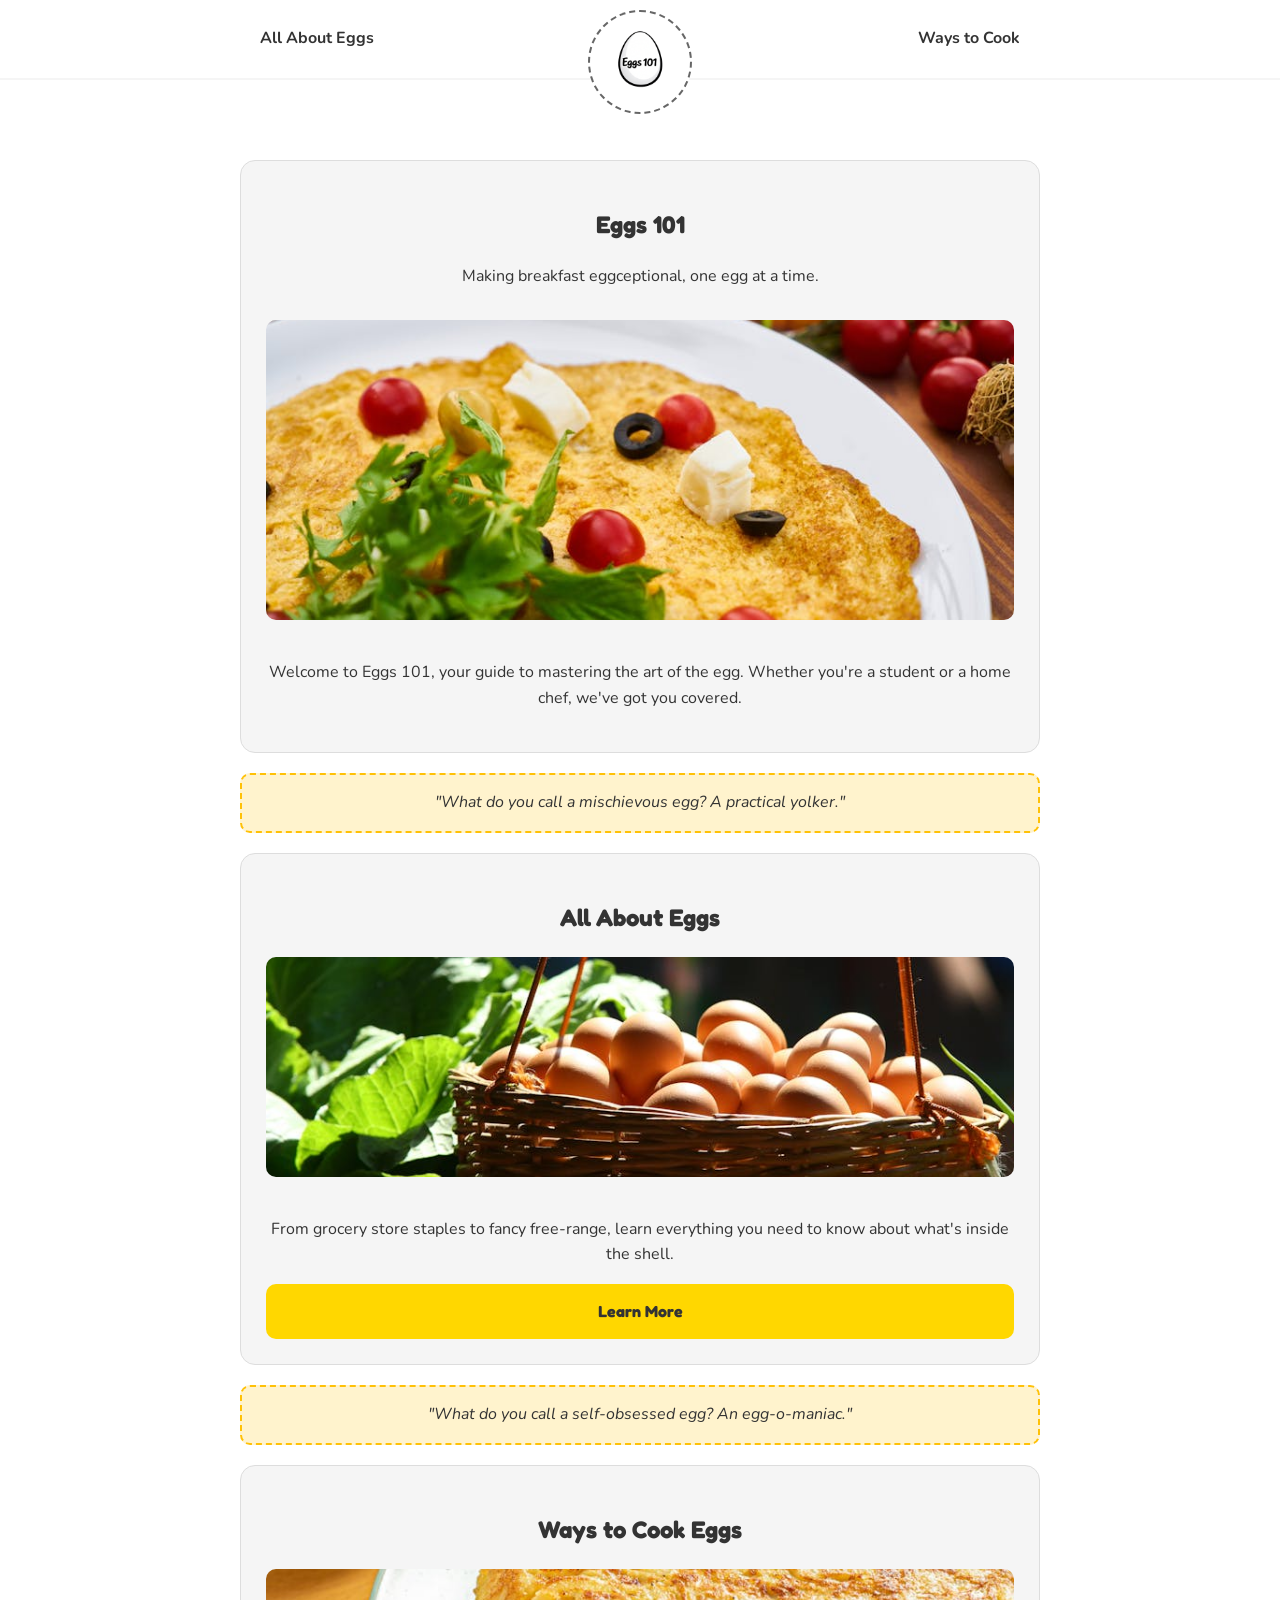
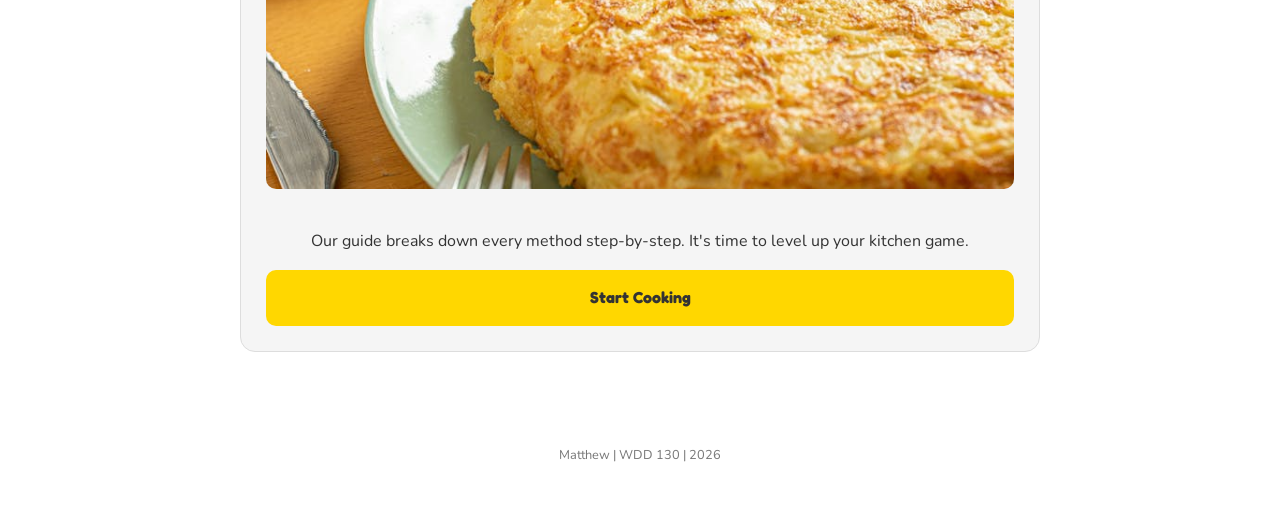
<file: index.html>
<!DOCTYPE html>
<html lang="en">
<head>
    <meta charset="UTF-8">
    <meta name="viewport" content="width=device-width, initial-scale=1.0">
    <title>Eggs 101 | Making Breakfast Eggceptional</title>
    <link rel="stylesheet" href="styles.css">
    <link rel="preconnect" href="https://fonts.googleapis.com">
    <link rel="preconnect" href="https://fonts.gstatic.com" crossorigin>
    <link href="https://fonts.googleapis.com/css2?family=Fredoka:wght@300..700&family=Nunito:ital,wght@0,200..1000;1,200..1000&display=swap" rel="stylesheet">
    
    
</head>
<body>

    <header>
        <div class="logo-container">
            <a href="index.html">
                <img src="images/logo.png" alt="Eggs 101 Logo">
            </a>
        </div>
        <nav>
            <a href="about.html" class="nav-link">All About Eggs</a>
            <div style="width: 100px;"></div> <a href="types.html" class="nav-link">Ways to Cook</a>
        </nav>
    </header>

    <main>
        <section class="card">
            <h1>Eggs 101</h1>
            <p>Making breakfast eggceptional, one egg at a time.</p>
            <img src="images/egg-omelet.jpg" alt="An Omelet" class="hero-img">
            <p>Welcome to Eggs 101, your guide to mastering the art of the egg. Whether you're a student or a home chef, we've got you covered.</p>
        </section>

        <div class="joke-banner">
            "What do you call a mischievous egg? A practical yolker."
        </div>

        <section class="card">
            <h2>All About Eggs</h2>
            <img src="images/egg-varieties.jpg" alt="An Egg Basket" class="section-img">
            <p>From grocery store staples to fancy free-range, learn everything you need to know about what's inside the shell.</p>
            <a href="about.html" class="btn">Learn More</a>
        </section>

        <div class="joke-banner">
            "What do you call a self-obsessed egg? An egg-o-maniac."
        </div>

        <section class="card">
            <h2>Ways to Cook Eggs</h2>
            <img src="images/egg-scrambled.jpg" alt="Scrambled Eggs" class="section-img">
            <p>Our guide breaks down every method step-by-step. It's time to level up your kitchen game.</p>
            <a href="types.html" class="btn">Start Cooking</a>
        </section>
    </main>

    <footer>
        <p>Matthew | WDD 130 | 2026</p>
    </footer>

</body>
</html>
</file>
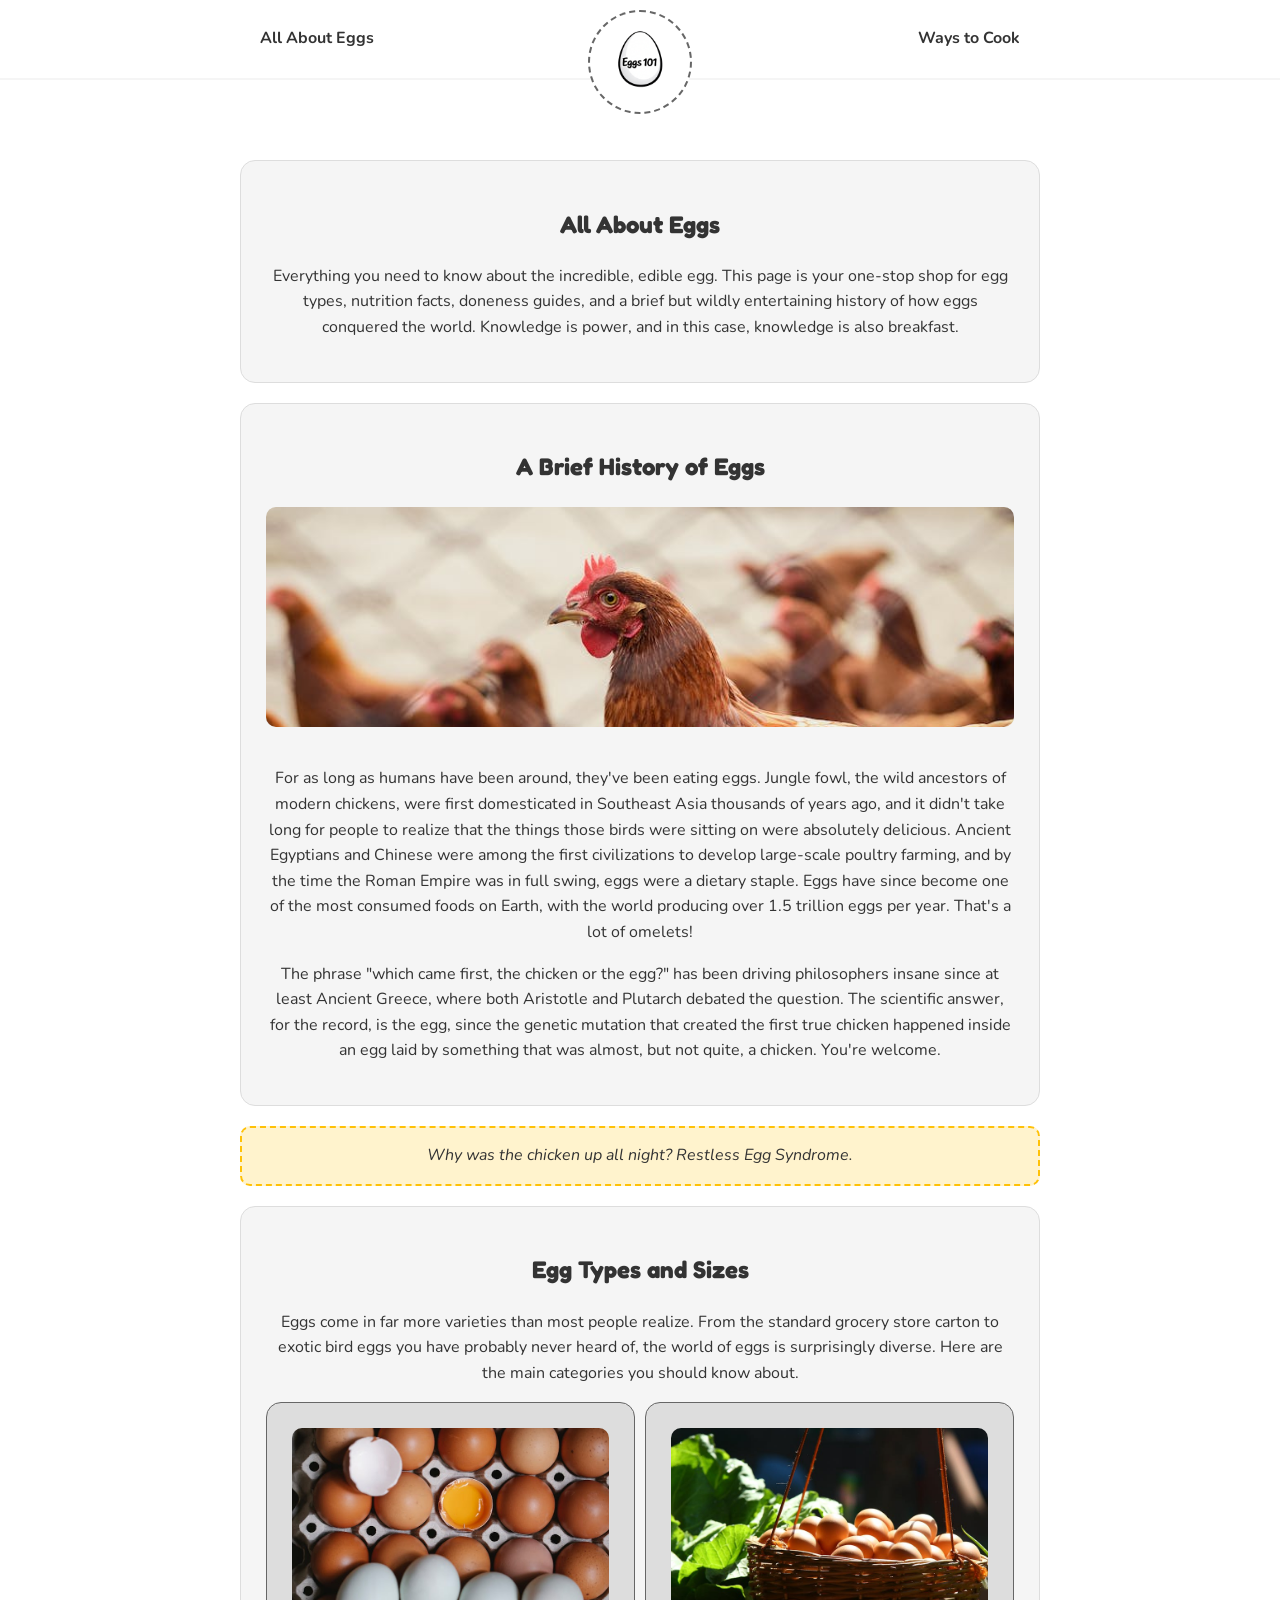
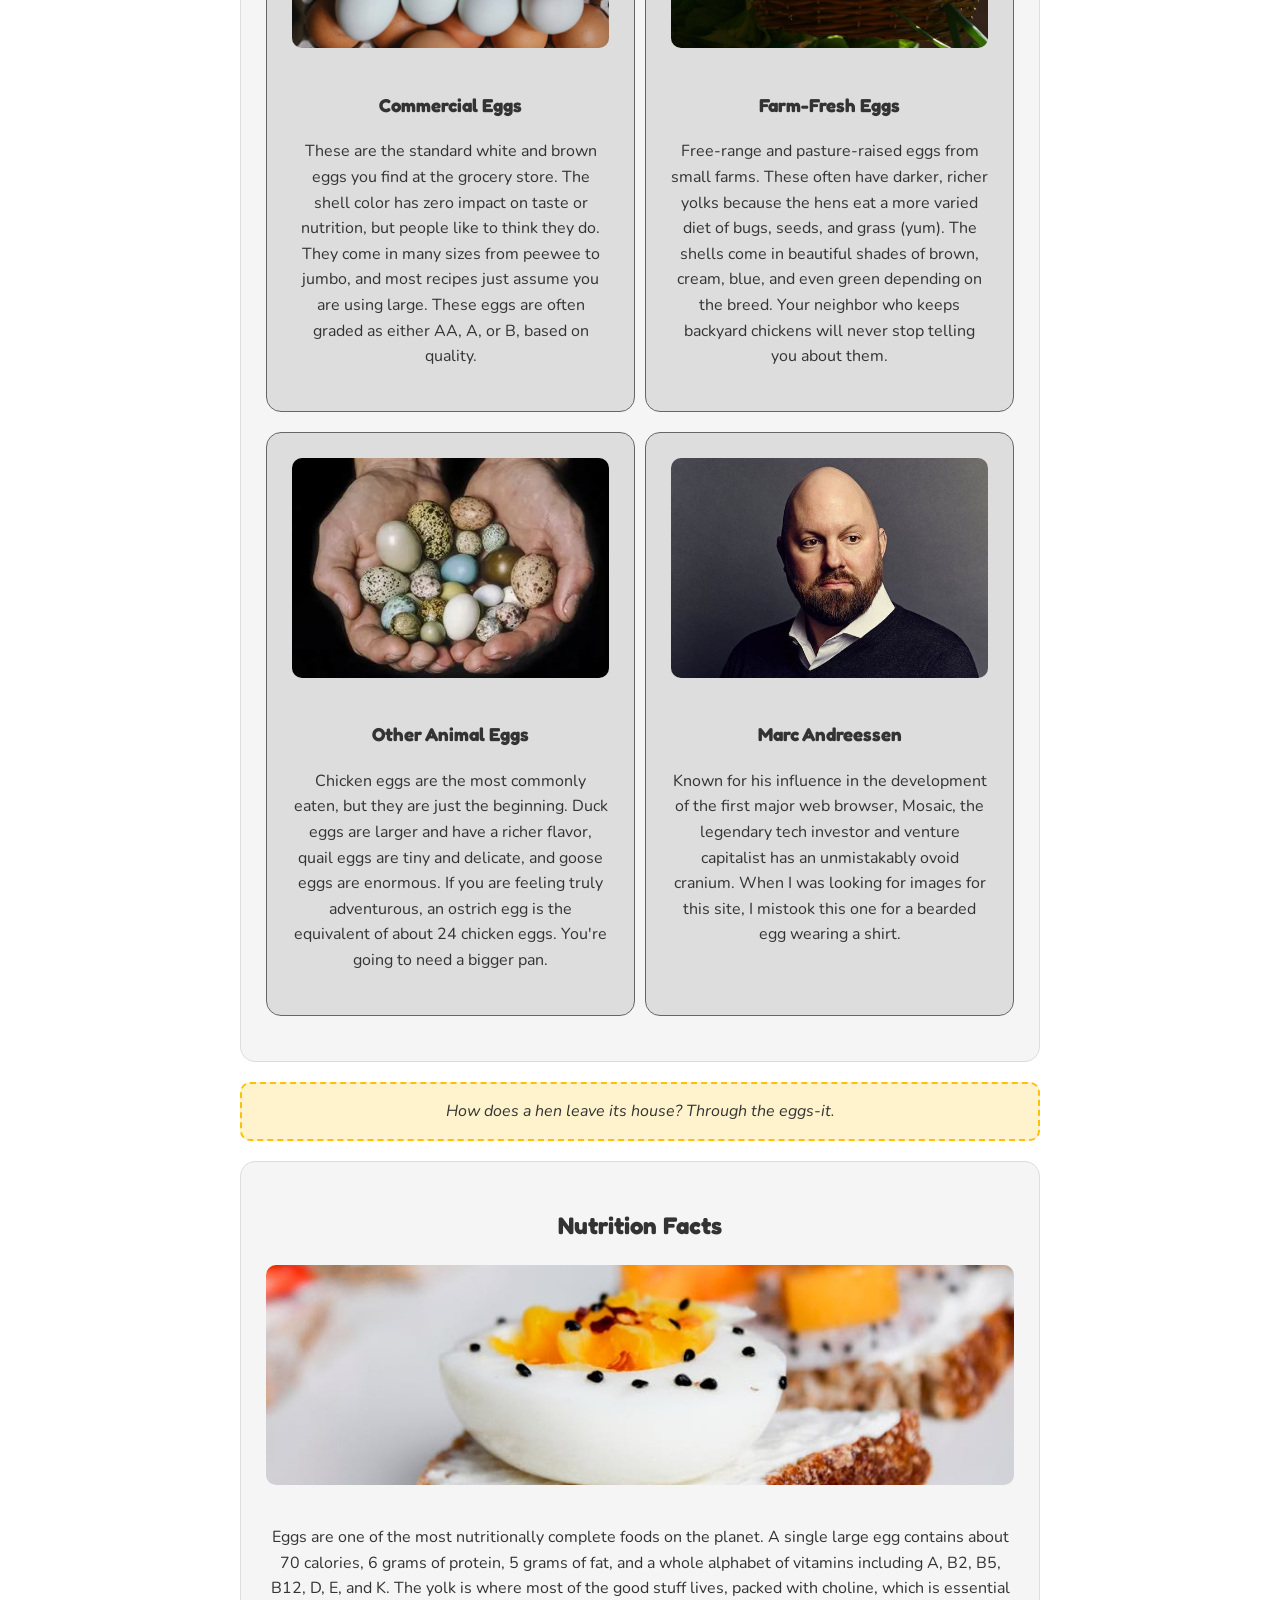
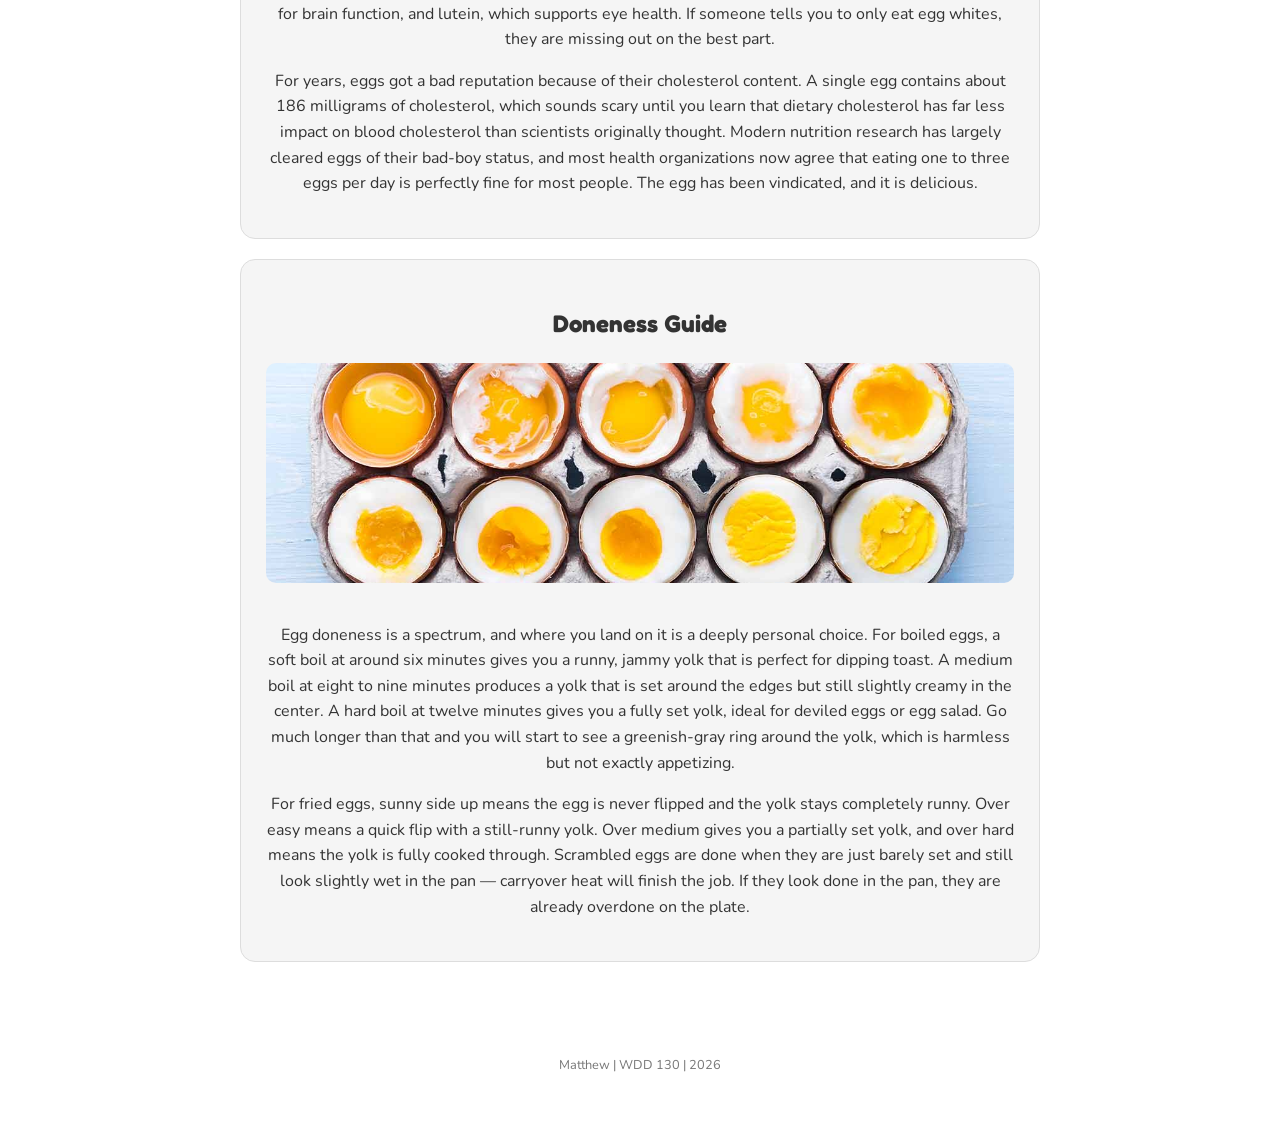
<file: about.html>
<!DOCTYPE html>
<html lang="en">
<head>
    <meta charset="UTF-8">
    <meta name="viewport" content="width=device-width, initial-scale=1.0">
    <title>Eggs 101 | All About Eggs</title>
    <link rel="stylesheet" href="styles.css">
    <link rel="preconnect" href="https://fonts.googleapis.com">
    <link rel="preconnect" href="https://fonts.gstatic.com" crossorigin>
    <link href="https://fonts.googleapis.com/css2?family=Fredoka:wght@300..700&family=Nunito:ital,wght@0,200..1000;1,200..1000&display=swap" rel="stylesheet">
    
    
</head>
<body>
    <header>
        <div class="logo-container">
            <a href="index.html">
                <img src="images/logo.png" alt="Eggs 101 Logo">
            </a>
        </div>
        <nav>
            <a href="about.html" class="nav-link">All About Eggs</a>
            <div style="width: 100px;"></div> <a href="types.html" class="nav-link">Ways to Cook</a>
        </nav>
    </header>

    <main>
        <section class="card">
            <h1>All About Eggs</h1>
            <p>Everything you need to know about the incredible, edible egg. This page is your one-stop shop for egg types, nutrition facts, doneness guides, and a brief but wildly entertaining history of how eggs conquered the world. Knowledge is power, and in this case, knowledge is also breakfast.</p>
        </section>

        <section class="card">
            <h2>A Brief History of Eggs</h2>
            <img src="images/egg-history.jpg" alt="Chickens" class="section-img">
            <p>For as long as humans have been around, they've been eating eggs. Jungle fowl, the wild ancestors of modern chickens, were first domesticated in Southeast Asia thousands of years ago, and it didn't take long for people to realize that the things those birds were sitting on were absolutely delicious. Ancient Egyptians and Chinese were among the first civilizations to develop large-scale poultry farming, and by the time the Roman Empire was in full swing, eggs were a dietary staple. Eggs have since become one of the most consumed foods on Earth, with the world producing over 1.5 trillion eggs per year. That's a lot of omelets!</p>
            <p>The phrase "which came first, the chicken or the egg?" has been driving philosophers insane since at least Ancient Greece, where both Aristotle and Plutarch debated the question. The scientific answer, for the record, is the egg, since the genetic mutation that created the first true chicken happened inside an egg laid by something that was almost, but not quite, a chicken. You're welcome.</p>
        </section>

        <div class="joke-banner">
            Why was the chicken up all night? Restless Egg Syndrome.
        </div>

        <section class="card">
            <h2>Egg Types and Sizes</h2>
            <p>Eggs come in far more varieties than most people realize. From the standard grocery store carton to exotic bird eggs you have probably never heard of, the world of eggs is surprisingly diverse. Here are the main categories you should know about.</p>
            <div class="flexcard">
                <section class="card" id="inner-card">
                    <img src="images/egg-types-sizes.jpg" alt="A Carton of Eggs" class="section-img">
                    <h3>Commercial Eggs</h3>
                    <p>These are the standard white and brown eggs you find at the grocery store. The shell color has zero impact on taste or nutrition, but people like to think they do. They come in many sizes from peewee to jumbo, and most recipes just assume you are using large. These eggs are often graded as either AA, A, or B, based on quality.</p>
                </section>
                <section class="card" id="inner-card">
                    <img src="images/egg-varieties.jpg" alt="An Egg Basket" class="section-img">
                    <h3>Farm-Fresh Eggs</h3>
                    <p>Free-range and pasture-raised eggs from small farms. These often have darker, richer yolks because the hens eat a more varied diet of bugs, seeds, and grass (yum). The shells come in beautiful shades of brown, cream, blue, and even green depending on the breed. Your neighbor who keeps backyard chickens will never stop telling you about them.</p>
                </section>
            </div>
            <div class="flexcard">
                <section class="card" id="inner-card">
                    <img src="images/egg-other-animals.jpg" alt="Hands Holding Eggs" class="section-img">
                    <h3>Other Animal Eggs</h3>
                    <p>Chicken eggs are the most commonly eaten, but they are just the beginning. Duck eggs are larger and have a richer flavor, quail eggs are tiny and delicate, and goose eggs are enormous. If you are feeling truly adventurous, an ostrich egg is the equivalent of about 24 chicken eggs. You're going to need a bigger pan.</p>
                </section>
                <section class="card" id="inner-card">
                    <img src="images/egg-andreessen.jpg" alt="Marc Andreessen, with an Egg Head" class="section-img">
                    <h3>Marc Andreessen</h3>
                    <p>Known for his influence in the development of the first major web browser, Mosaic, the legendary tech investor and venture capitalist has an unmistakably ovoid cranium. When I was looking for images for this site, I mistook this one for a bearded egg wearing a shirt.<p>
                </section>
            </div>
        </section>

        <div class="joke-banner">
            How does a hen leave its house? Through the eggs-it.
        </div>

        <section class="card">
            <h2>Nutrition Facts</h2>
            <img src="images/egg-nutrition.jpg" alt="A Deviled Egg" class="section-img">
            <p>Eggs are one of the most nutritionally complete foods on the planet. A single large egg contains about 70 calories, 6 grams of protein, 5 grams of fat, and a whole alphabet of vitamins including A, B2, B5, B12, D, E, and K. The yolk is where most of the good stuff lives, packed with choline, which is essential for brain function, and lutein, which supports eye health. If someone tells you to only eat egg whites, they are missing out on the best part.</p>
            <p>For years, eggs got a bad reputation because of their cholesterol content. A single egg contains about 186 milligrams of cholesterol, which sounds scary until you learn that dietary cholesterol has far less impact on blood cholesterol than scientists originally thought. Modern nutrition research has largely cleared eggs of their bad-boy status, and most health organizations now agree that eating one to three eggs per day is perfectly fine for most people. The egg has been vindicated, and it is delicious.</p>
        </section>

        <section class="card">
            <h2>Doneness Guide</h2>
            <img src="images/egg-doneness.jpg" alt="A Carton of Hard-Boiled Eggs" class="section-img">
            <p>Egg doneness is a spectrum, and where you land on it is a deeply personal choice. For boiled eggs, a soft boil at around six minutes gives you a runny, jammy yolk that is perfect for dipping toast. A medium boil at eight to nine minutes produces a yolk that is set around the edges but still slightly creamy in the center. A hard boil at twelve minutes gives you a fully set yolk, ideal for deviled eggs or egg salad. Go much longer than that and you will start to see a greenish-gray ring around the yolk, which is harmless but not exactly appetizing.</p>
            <p>For fried eggs, sunny side up means the egg is never flipped and the yolk stays completely runny. Over easy means a quick flip with a still-runny yolk. Over medium gives you a partially set yolk, and over hard means the yolk is fully cooked through. Scrambled eggs are done when they are just barely set and still look slightly wet in the pan — carryover heat will finish the job. If they look done in the pan, they are already overdone on the plate.</p>
        </section>
    </main>

    <footer>
        <p>Matthew | WDD 130 | 2026</p>
    </footer>
</body>
</html>
</file>
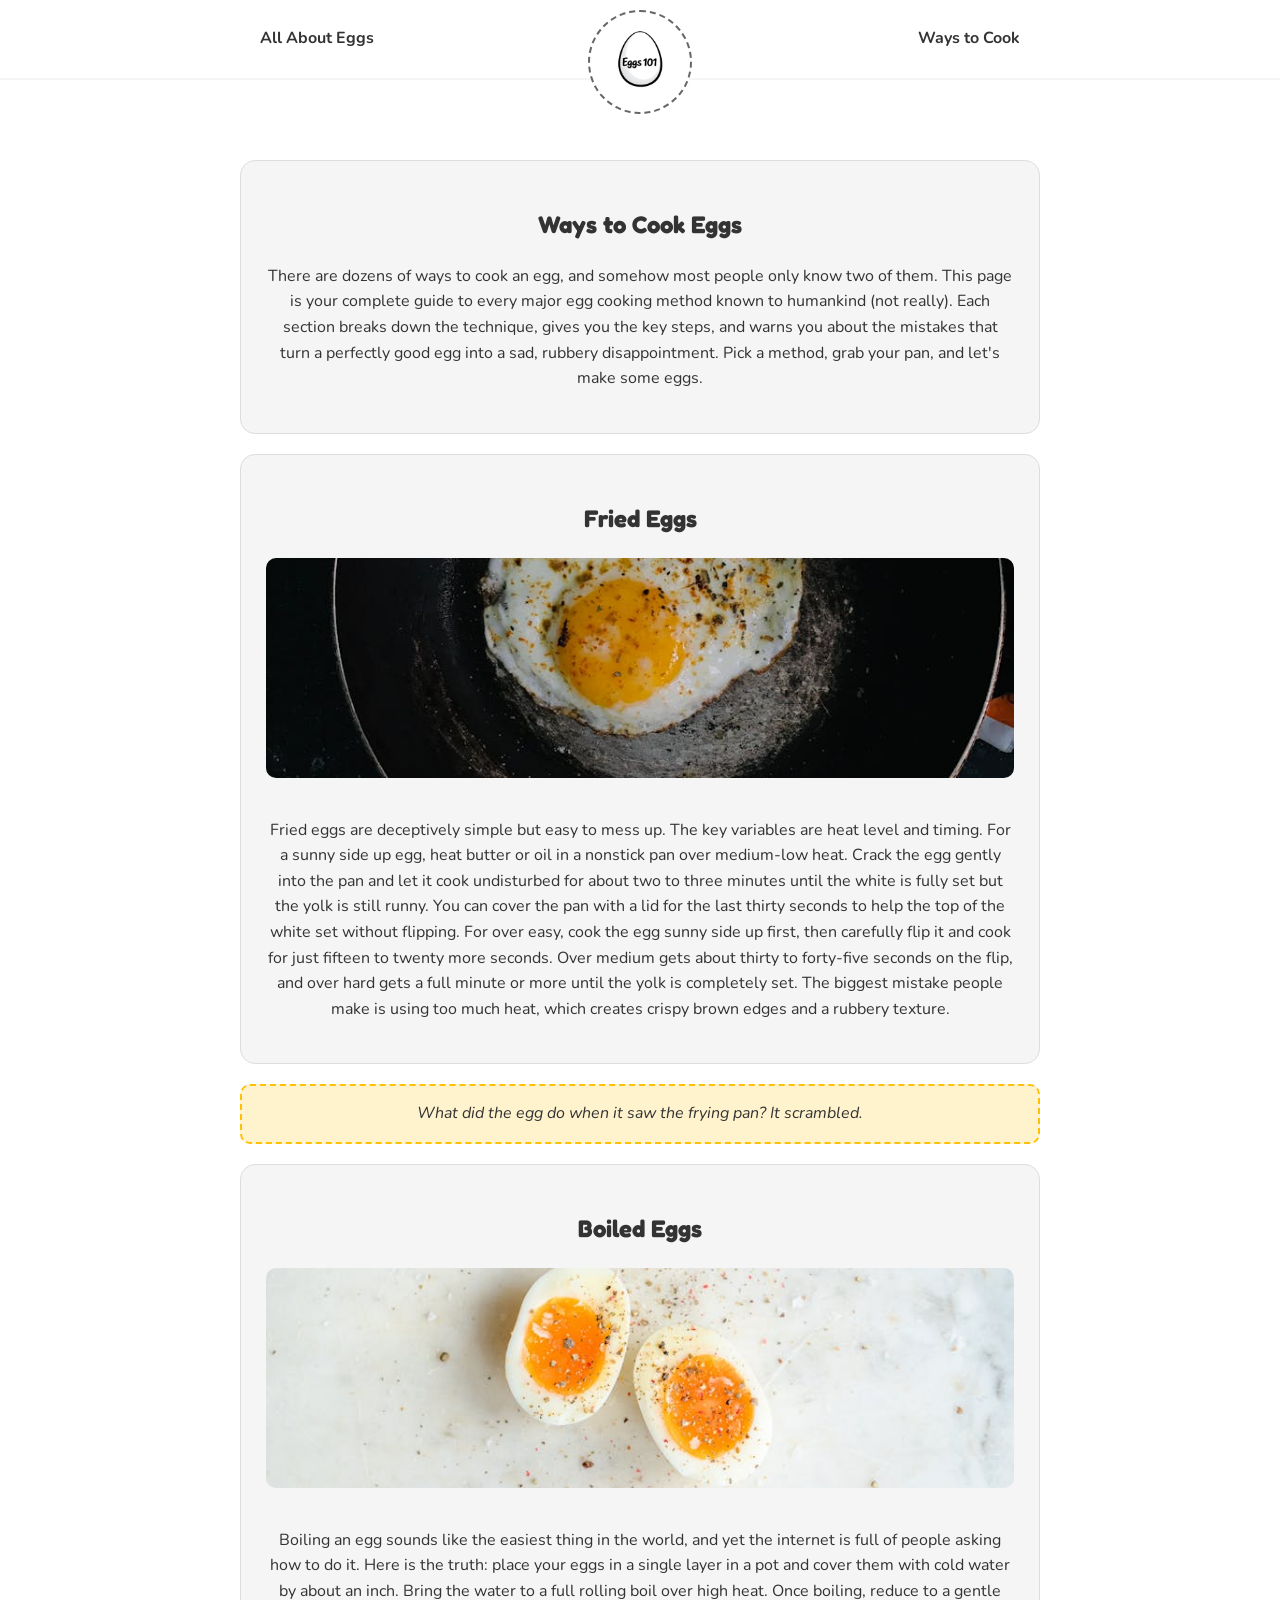
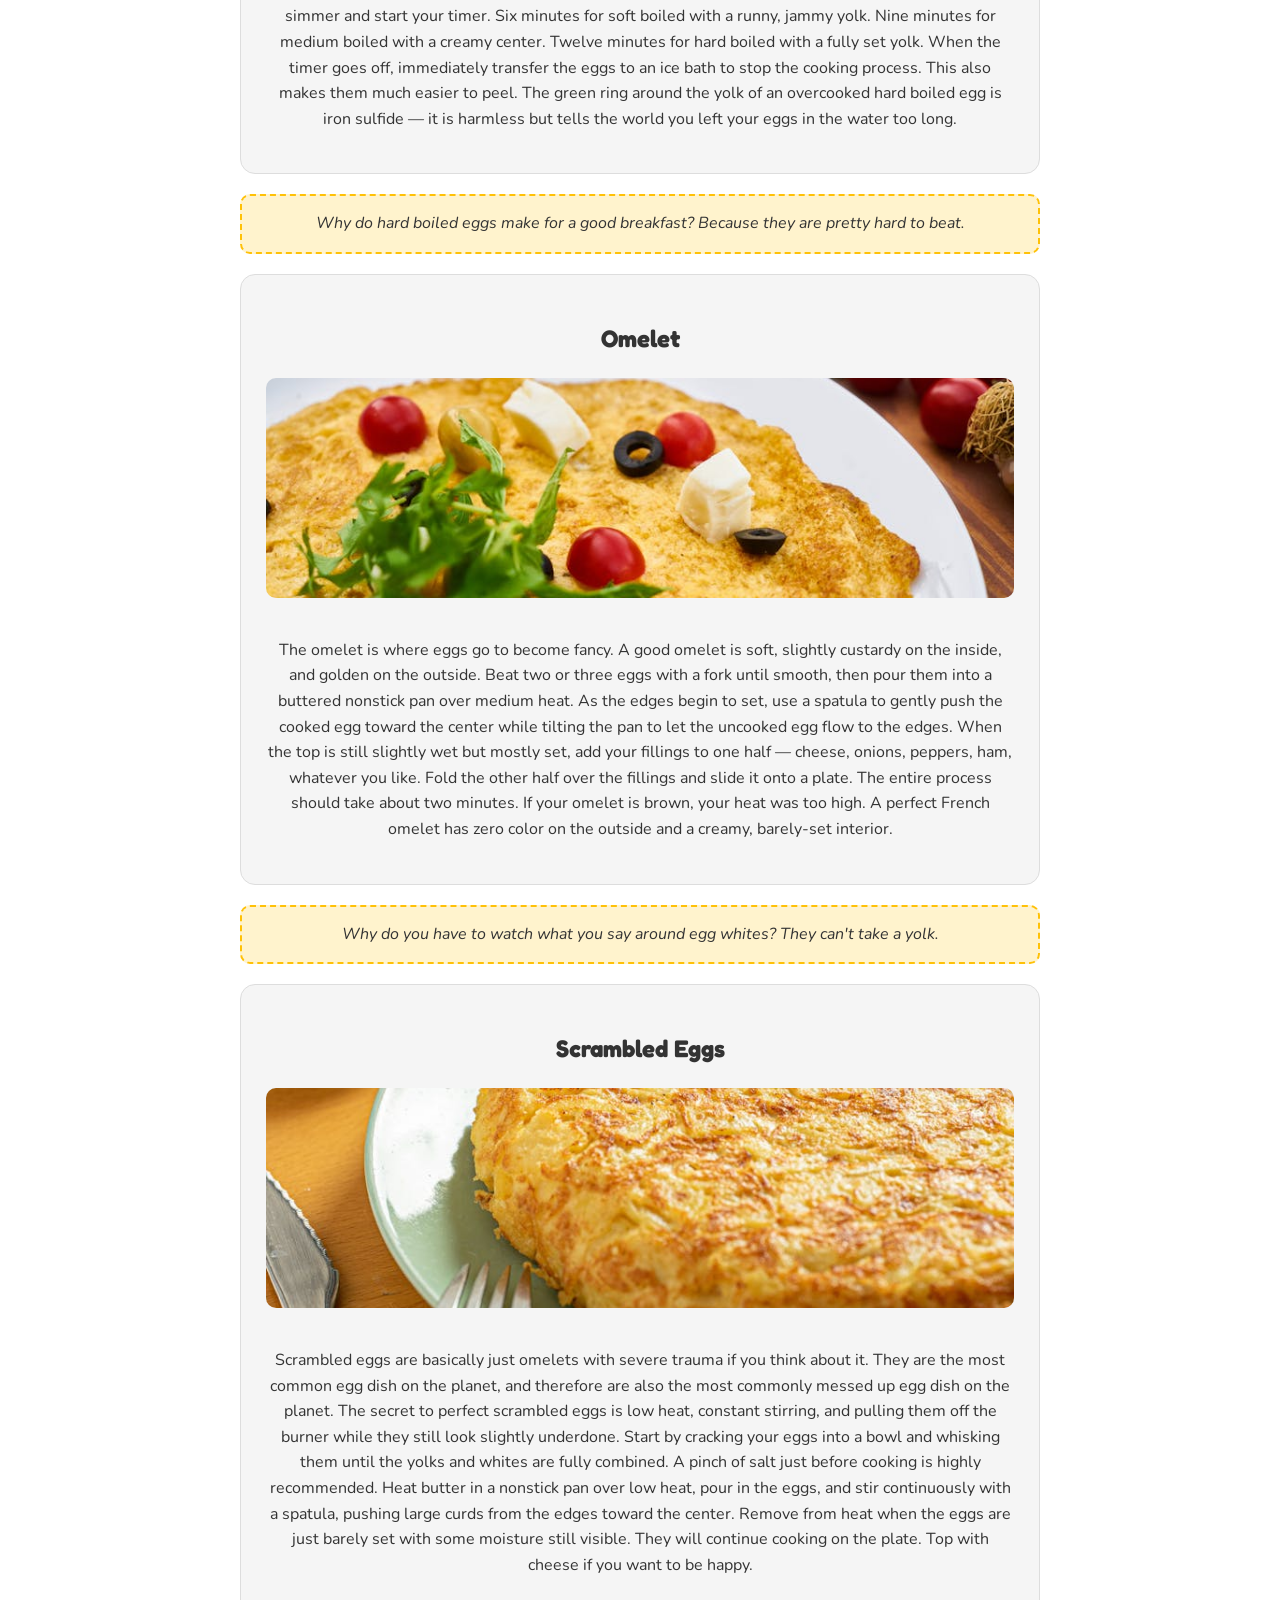
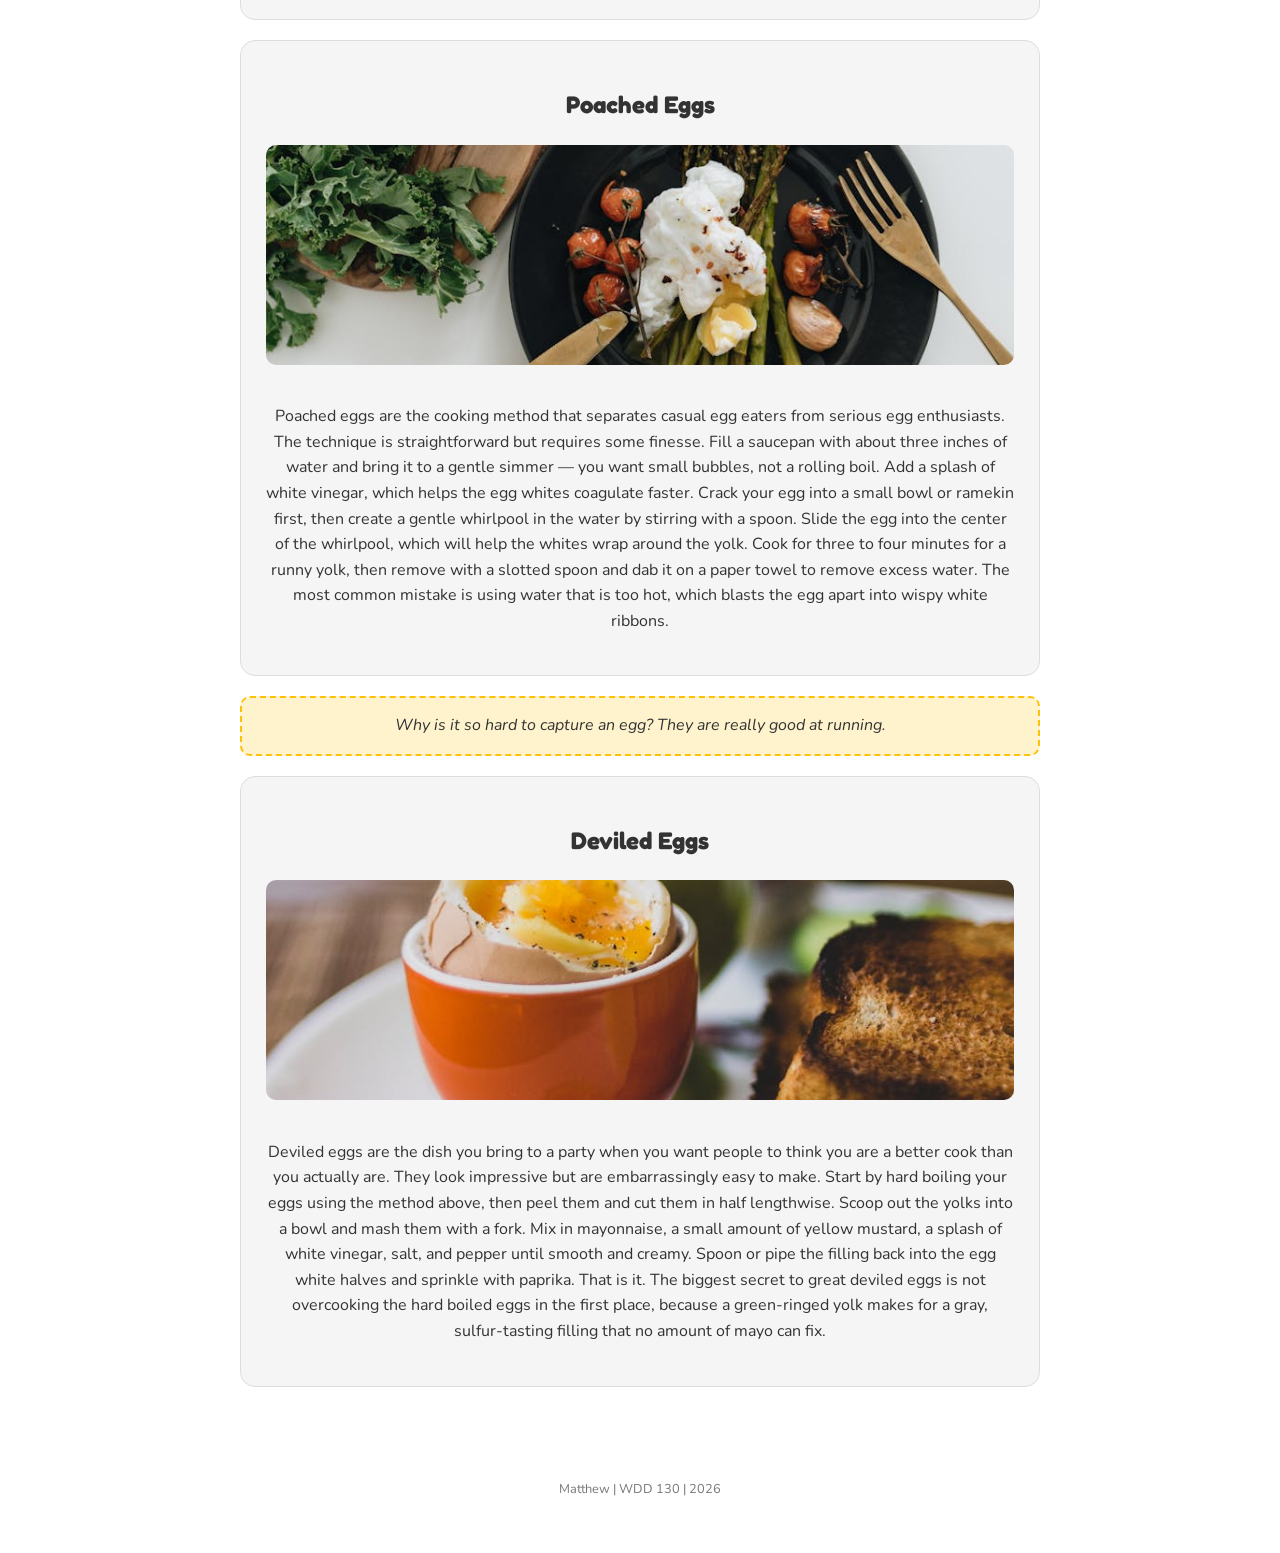
<file: types.html>
<!DOCTYPE html>
<html lang="en">
<head>
    <meta charset="UTF-8">
    <meta name="viewport" content="width=device-width, initial-scale=1.0">
    <title>Eggs 101 | Ways to Cook Eggs</title>
    <link rel="stylesheet" href="styles.css">
    <link rel="preconnect" href="https://fonts.googleapis.com">
    <link rel="preconnect" href="https://fonts.gstatic.com" crossorigin>
    <link href="https://fonts.googleapis.com/css2?family=Fredoka:wght@300..700&family=Nunito:ital,wght@0,200..1000;1,200..1000&display=swap" rel="stylesheet">
    
    
</head>
<body>
    <header>
        <div class="logo-container">
            <a href="index.html">
                <img src="images/logo.png" alt="Eggs 101 Logo">
            </a>
        </div>
        <nav>
            <a href="about.html" class="nav-link">All About Eggs</a>
            <div style="width: 100px;"></div> <a href="types.html" class="nav-link">Ways to Cook</a>
        </nav>
    </header>

    <main>
        <section class="card">
            <h1>Ways to Cook Eggs</h1>
            <p>There are dozens of ways to cook an egg, and somehow most people only know two of them. This page is your complete guide to every major egg cooking method known to humankind (not really). Each section breaks down the technique, gives you the key steps, and warns you about the mistakes that turn a perfectly good egg into a sad, rubbery disappointment. Pick a method, grab your pan, and let's make some eggs.</p>
        </section>

        <section class="card">
            <h2>Fried Eggs</h2>
            <img src="images/egg-fried.jpg" alt="A Fried Egg" class="section-img">
            <p>Fried eggs are deceptively simple but easy to mess up. The key variables are heat level and timing. For a sunny side up egg, heat butter or oil in a nonstick pan over medium-low heat. Crack the egg gently into the pan and let it cook undisturbed for about two to three minutes until the white is fully set but the yolk is still runny. You can cover the pan with a lid for the last thirty seconds to help the top of the white set without flipping. For over easy, cook the egg sunny side up first, then carefully flip it and cook for just fifteen to twenty more seconds. Over medium gets about thirty to forty-five seconds on the flip, and over hard gets a full minute or more until the yolk is completely set. The biggest mistake people make is using too much heat, which creates crispy brown edges and a rubbery texture.</p>
        </section>

        <div class="joke-banner">
            What did the egg do when it saw the frying pan? It scrambled.
        </div>

        <section class="card">
            <h2>Boiled Eggs</h2>
            <img src="images/egg-boiled.jpg" alt="A Hard-Boiled Egg" class="section-img">
            <p>Boiling an egg sounds like the easiest thing in the world, and yet the internet is full of people asking how to do it. Here is the truth: place your eggs in a single layer in a pot and cover them with cold water by about an inch. Bring the water to a full rolling boil over high heat. Once boiling, reduce to a gentle simmer and start your timer. Six minutes for soft boiled with a runny, jammy yolk. Nine minutes for medium boiled with a creamy center. Twelve minutes for hard boiled with a fully set yolk. When the timer goes off, immediately transfer the eggs to an ice bath to stop the cooking process. This also makes them much easier to peel. The green ring around the yolk of an overcooked hard boiled egg is iron sulfide — it is harmless but tells the world you left your eggs in the water too long.</p>
        </section>

        <div class="joke-banner">
            Why do hard boiled eggs make for a good breakfast? Because they are pretty hard to beat.
        </div>

        <section class="card">
            <h2>Omelet</h2>
            <img src="images/egg-omelet.jpg" alt="An Omelet" class="section-img">
            <p>The omelet is where eggs go to become fancy. A good omelet is soft, slightly custardy on the inside, and golden on the outside. Beat two or three eggs with a fork until smooth, then pour them into a buttered nonstick pan over medium heat. As the edges begin to set, use a spatula to gently push the cooked egg toward the center while tilting the pan to let the uncooked egg flow to the edges. When the top is still slightly wet but mostly set, add your fillings to one half — cheese, onions, peppers, ham, whatever you like. Fold the other half over the fillings and slide it onto a plate. The entire process should take about two minutes. If your omelet is brown, your heat was too high. A perfect French omelet has zero color on the outside and a creamy, barely-set interior.</p>
        </section>

        <div class="joke-banner">
            Why do you have to watch what you say around egg whites? They can't take a yolk.
        </div>

        <section class="card">
            <h2>Scrambled Eggs</h2>
            <img src="images/egg-scrambled.jpg" alt="Scrambled Eggs" class="section-img">
            <p>Scrambled eggs are basically just omelets with severe trauma if you think about it. They are the most common egg dish on the planet, and therefore are also the most commonly messed up egg dish on the planet. The secret to perfect scrambled eggs is low heat, constant stirring, and pulling them off the burner while they still look slightly underdone. Start by cracking your eggs into a bowl and whisking them until the yolks and whites are fully combined. A pinch of salt just before cooking is highly recommended. Heat butter in a nonstick pan over low heat, pour in the eggs, and stir continuously with a spatula, pushing large curds from the edges toward the center. Remove from heat when the eggs are just barely set with some moisture still visible. They will continue cooking on the plate. Top with cheese if you want to be happy.</p>
        </section>

        <section class="card">
            <h2>Poached Eggs</h2>
            <img src="images/egg-poached.jpg" alt="Poached Eggs" class="section-img">
            <p>Poached eggs are the cooking method that separates casual egg eaters from serious egg enthusiasts. The technique is straightforward but requires some finesse. Fill a saucepan with about three inches of water and bring it to a gentle simmer — you want small bubbles, not a rolling boil. Add a splash of white vinegar, which helps the egg whites coagulate faster. Crack your egg into a small bowl or ramekin first, then create a gentle whirlpool in the water by stirring with a spoon. Slide the egg into the center of the whirlpool, which will help the whites wrap around the yolk. Cook for three to four minutes for a runny yolk, then remove with a slotted spoon and dab it on a paper towel to remove excess water. The most common mistake is using water that is too hot, which blasts the egg apart into wispy white ribbons.</p>
        </section>

        <div class="joke-banner">
            Why is it so hard to capture an egg? They are really good at running.
        </div>

        <section class="card">
            <h2>Deviled Eggs</h2>
            <img src="images/egg-deviled.jpg" alt="A Deviled Egg" class="section-img">
            <p>Deviled eggs are the dish you bring to a party when you want people to think you are a better cook than you actually are. They look impressive but are embarrassingly easy to make. Start by hard boiling your eggs using the method above, then peel them and cut them in half lengthwise. Scoop out the yolks into a bowl and mash them with a fork. Mix in mayonnaise, a small amount of yellow mustard, a splash of white vinegar, salt, and pepper until smooth and creamy. Spoon or pipe the filling back into the egg white halves and sprinkle with paprika. That is it. The biggest secret to great deviled eggs is not overcooking the hard boiled eggs in the first place, because a green-ringed yolk makes for a gray, sulfur-tasting filling that no amount of mayo can fix.</p>
        </section>
    </main>

    <footer>
        <p>Matthew | WDD 130 | 2026</p>
    </footer>
</body>
</html>
</file>
<file: styles.css>
:root {
    --bg-color: #FFFFFF;
    --card-bg: #F5F5F5;
    --border-color: #ddd;
    --darker-border: #666;
    --primary-yellow: #FFD700;
    --accent-yellow: #FFC107;
    --text-dark: #333333;
    --text-light: #777;
    --joke-bg: #FFF3CD;
}

body {
    font-family: 'Nunito', sans-serif;
    color: var(--text-dark);
    background-color: var(--bg-color);
    margin: 0;
    padding: 0;
    line-height: 1.6;
}

h1, h2, h3 {
    font-family: 'Fredoka', sans-serif;
    color: var(--text-dark);
}


header {
    background-color: var(--bg-color);
    border-bottom: 2px solid var(--card-bg);
    padding: 1rem 0;
    position: relative;
    margin-bottom: 60px;
    display: flex;
    justify-content: center;
}

nav {
    display: flex;
    width: 100%;
    max-width: 800px;
    justify-content: space-between;
    align-items: center;
    padding: 0 40px;
}

.nav-link {
    text-decoration: none;
    color: var(--text-dark);
    font-weight: bold;
    padding: 10px 20px;
    border-radius: 8px;
    transition: 0.3s;
}

.nav-link:hover {
    background-color: var(--primary-yellow);
}

.logo-container {
    position: absolute;
    left: 50%;
    transform: translateX(-50%);
    top: 10px;
    z-index: 10;
}

.logo-container img {
    width: 90px;
    height: 90px;
    background: var(--bg-color);
    padding: 5px;
    border: 2px dashed var(--darker-border);
    border-radius: 50%;
}

main {
    max-width: 800px;
    margin: 0 auto;
    padding: 20px;
}

.card {
    background-color: var(--card-bg);
    border: 1px solid var(--border-color);
    border-radius: 15px;
    padding: 25px;
    margin-bottom: 20px;
    text-align: center;
}

.flexcard {
    display: flex;
    gap: 10px;
}

#inner-card {
    background-color: var(--border-color);
    border: 1px solid var(--darker-border);
    flex: 1;
}

.hero-img {
    width: 100%;
    height: 300px;
    object-fit: cover;
    border-radius: 10px;
    margin: 15px 0;
}

.section-img {
    width: 100%;
    height: 220px;
    object-fit: cover;
    border-radius: 10px;
    margin-bottom: 15px;
}

.joke-banner {
    border: 2px dashed var(--accent-yellow);
    background-color: var(--joke-bg);
    padding: 15px;
    margin: 20px 0;
    text-align: center;
    font-style: italic;
    border-radius: 10px;
}

.btn {
    display: block;
    width: 100%;
    background-color: var(--primary-yellow);
    color: var(--text-dark);
    text-decoration: none;
    padding: 15px;
    border-radius: 10px;
    font-weight: bold;
    font-family: 'Fredoka', sans-serif;
    transition: 0.3s;
    box-sizing: border-box;
}

.btn:hover {
    background-color: var(--accent-yellow);
}

footer {
    text-align: center;
    padding: 40px;
    font-size: 0.8rem;
    color: var(--text-light);
}
</file>
